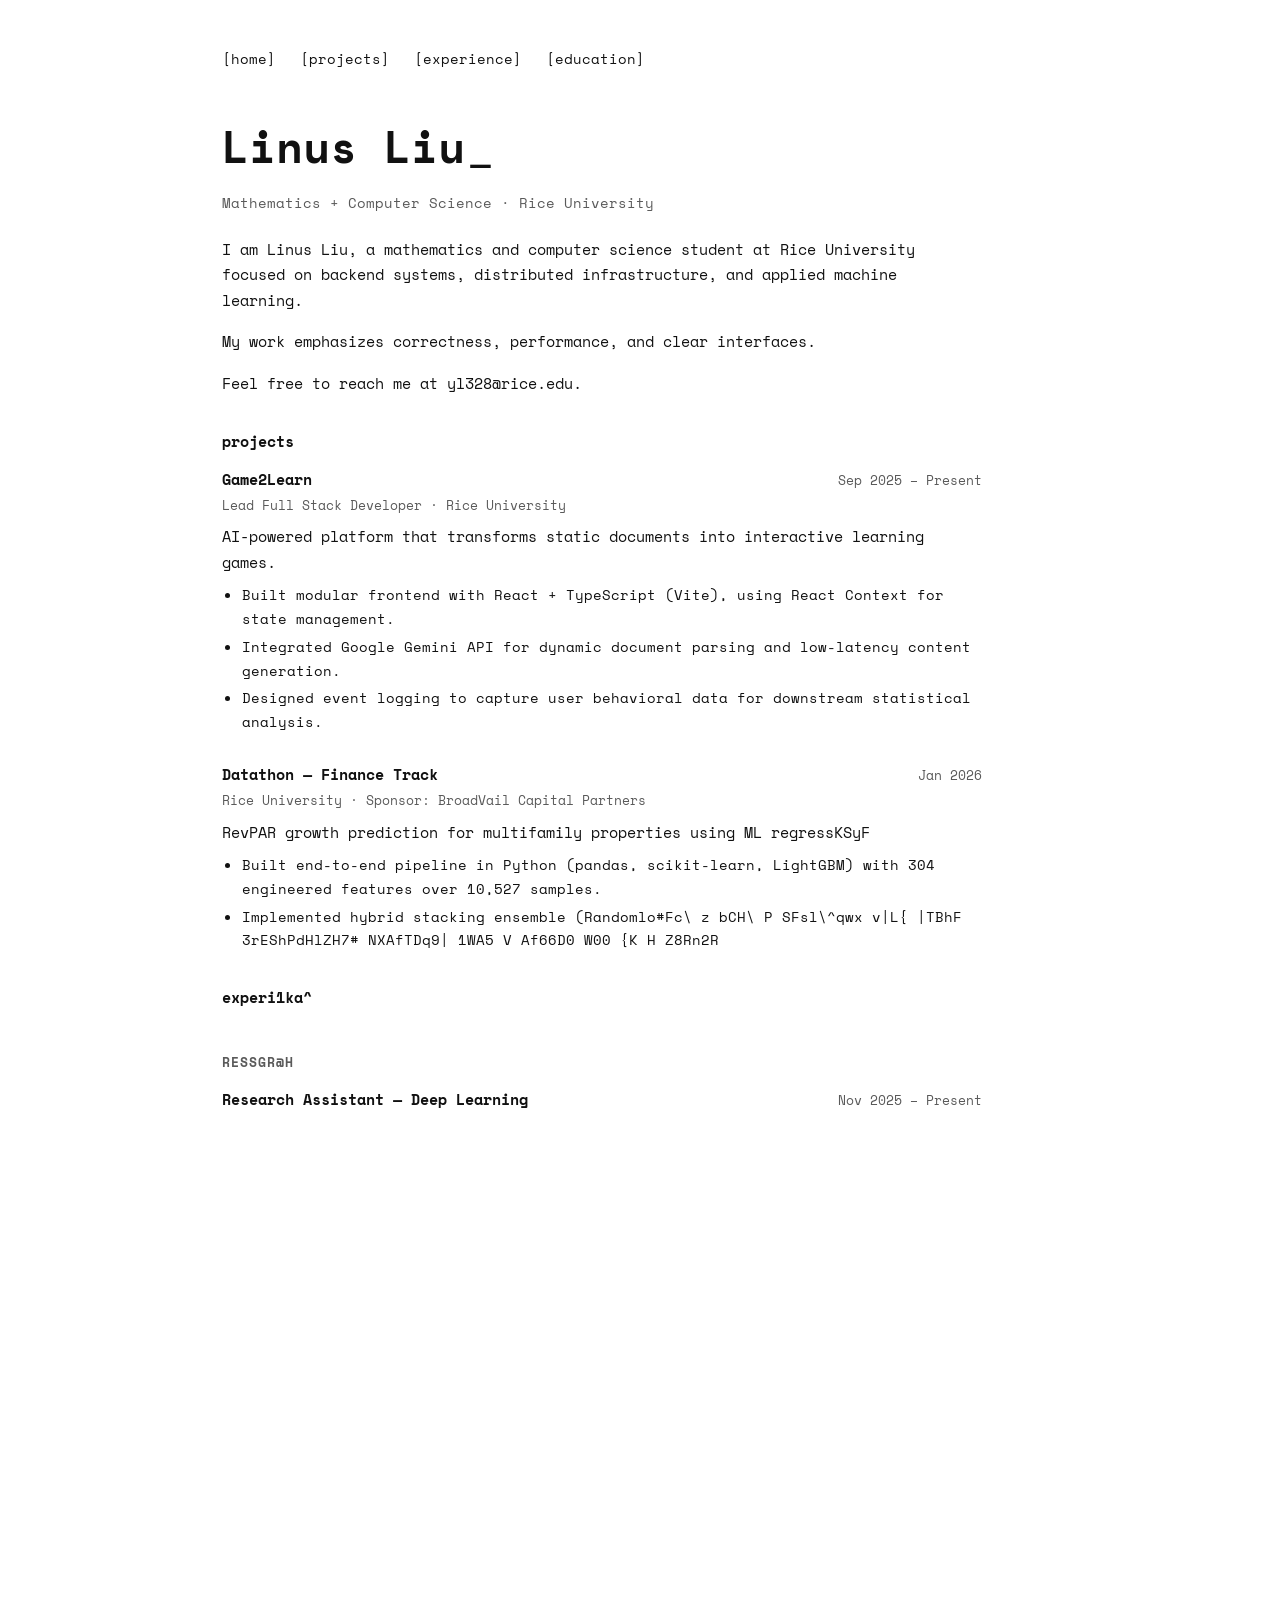
<file: index.html>
<!doctype html>
<html lang="en">
  <head>
    <meta charset="utf-8" />
    <meta name="viewport" content="width=device-width, initial-scale=1" />
    <title>Linus Liu</title>
    <link rel="preconnect" href="https://fonts.googleapis.com" />
    <link rel="preconnect" href="https://fonts.gstatic.com" crossorigin />
    <link
      href="https://fonts.googleapis.com/css2?family=Space+Mono:wght@400;700&display=swap"
      rel="stylesheet"
    />
    <link rel="stylesheet" href="styles.css" />
  </head>
  <body>
    <div class="page">
      <header class="top">
        <nav class="nav">
          <a href="#home">[home]</a>
          <a href="#projects">[projects]</a>
          <a href="#experience">[experience]</a>
          <a href="#education">[education]</a>
        </nav>
      </header>

      <main id="home" class="content">
        <h1>Linus Liu</h1>
        <p class="subtitle">Mathematics + Computer Science · Rice University</p>

        <p>
          I am Linus Liu, a mathematics and computer science student at Rice
          University focused on backend systems, distributed infrastructure, and
          applied machine learning.
        </p>
        <p>
          My work emphasizes correctness, performance, and clear interfaces.
        </p>
        <p>
          Feel free to reach me at
          <a href="mailto:yl328@rice.edu">yl328@rice.edu</a>.
        </p>

        <section id="projects" class="section">
          <h2>Projects</h2>

          <div class="entry">
            <div class="entry-header">
              <span class="entry-title">Game2Learn</span>
              <span class="entry-date">Sep 2025 – Present</span>
            </div>
            <div class="entry-sub">Lead Full Stack Developer · Rice University</div>
            <p>AI-powered platform that transforms static documents into interactive learning games.</p>
            <ul>
              <li>Built modular frontend with React + TypeScript (Vite), using React Context for state management.</li>
              <li>Integrated Google Gemini API for dynamic document parsing and low-latency content generation.</li>
              <li>Designed event logging to capture user behavioral data for downstream statistical analysis.</li>
            </ul>
          </div>

          <div class="entry">
            <div class="entry-header">
              <span class="entry-title">Datathon — Finance Track</span>
              <span class="entry-date">Jan 2026</span>
            </div>
            <div class="entry-sub">Rice University · Sponsor: BroadVail Capital Partners</div>
            <p>RevPAR growth prediction for multifamily properties using ML regression.</p>
            <ul>
              <li>Built end-to-end pipeline in Python (pandas, scikit-learn, LightGBM) with 304 engineered features over 10,527 samples.</li>
              <li>Implemented hybrid stacking ensemble (RandomForest + GBDT + LightGBM) with Ridge meta-learner, achieving RMSE&nbsp;=&nbsp;0.0477 and R²&nbsp;=&nbsp;0.759.</li>
            </ul>
          </div>
        </section>

        <section id="experience" class="section">
          <h2>Experience</h2>

          <h3>research</h3>

          <div class="entry">
            <div class="entry-header">
              <span class="entry-title">Research Assistant — Deep Learning</span>
              <span class="entry-date">Nov 2025 – Present</span>
            </div>
            <div class="entry-sub">Rice University · Advisor: Prof. Momona Yamagami</div>
            <p>Biosignal gesture recognition using 88-channel EMG and IMU sensor data for VR/AR applications.</p>
            <ul>
              <li>Implemented hybrid 1D CNN + LSTM architecture in PyTorch, achieving 100% test accuracy.</li>
              <li>Engineered comparative Template Matching baseline using PCA and Euclidean distance metrics.</li>
            </ul>
          </div>

          <div class="entry">
            <div class="entry-header">
              <span class="entry-title">Research Assistant — Materials Science</span>
              <span class="entry-date">Dec 2021 – Nov 2022</span>
            </div>
            <div class="entry-sub">Beihang University · Advisor: Prof. Lin Guo (CAS Academician)</div>
            <p>Sodium-ion battery anode materials research.</p>
            <ul>
              <li>Introduced novel 2D amorphous iron sulfide-selenide nanosheets via constrained-region ion-exchange synthesis — first demonstration in literature.</li>
              <li>Achieved first-cycle specific capacity of 883.69 mAh/g with 80% retention over 70 cycles.</li>
            </ul>
          </div>

          <h3>work</h3>

          <div class="entry">
            <div class="entry-header">
              <span class="entry-title">Machine Learning Intern</span>
              <span class="entry-date">Apr 2025 – Aug 2025</span>
            </div>
            <div class="entry-sub">Lenovo Ltd., Beijing · HVAC Algorithm Control Group</div>
            <p>Training a Decision Pre-trained Transformer for multi-zone HVAC control.</p>
            <ul>
              <li>Implemented decision transformer policy mapping historical context to next-step actions under operational constraints.</li>
              <li>Leveraged JAX for accelerated training with containerized environments and reproducible experiment tracking.</li>
            </ul>
          </div>

          <p>
            <a href="LinusLiu-CV.pdf" class="mono-link">[cv]</a>
          </p>
        </section>
        <section id="education" class="section">
          <h2>Education</h2>

          <div class="entry">
            <div class="entry-header">
              <span class="entry-title">Rice University</span>
              <span class="entry-date">2024 – Present</span>
            </div>
          </div>

          <div class="entry">
            <div class="entry-header">
              <span class="entry-title">HS Affiliated to Renmin University of China</span>
              <span class="entry-date">2021 – 2024</span>
            </div>
          </div>
        </section>
      </main>

      <footer class="footer">
        <a href="https://www.linkedin.com/in/linus-liu-10293a324" target="_blank" rel="noreferrer">
          [linkedin]
        </a>
        <a href="https://github.com/user309dec" target="_blank" rel="noreferrer">[github]</a>
      </footer>
    </div>

    <script>
      document.addEventListener("DOMContentLoaded", () => {
        const GLYPHS =
          "ABCDEFGHIJKLMNOPQRSTUVWXYZabcdefghijklmnopqrstuvwxyz0123456789@#$%^&*<>{}[]|/\\";
        const TICK = 28;
        const DECODE_MS = 400;
        const GAP = 80;

        function textNodes(root) {
          const out = [];
          const w = document.createTreeWalker(root, NodeFilter.SHOW_TEXT);
          while (w.nextNode())
            if (w.currentNode.textContent.trim()) out.push(w.currentNode);
          return out;
        }

        function decode(el) {
          const nodes = textNodes(el);
          if (!nodes.length) return;
          const orig = nodes.map((n) => n.textContent);
          const total = orig.reduce(
            (s, t) => s + t.replace(/\s/g, "").length,
            0
          );
          if (!total) return;
          const perTick = Math.max(1, Math.ceil(total / (DECODE_MS / TICK)));
          let revealed = 0;

          const iv = setInterval(() => {
            revealed = Math.min(total, revealed + perTick);
            let count = 0;
            nodes.forEach((node, i) => {
              const src = orig[i];
              let r = "";
              for (let c = 0; c < src.length; c++) {
                if (/\s/.test(src[c])) {
                  r += src[c];
                } else {
                  count++;
                  r +=
                    count <= revealed
                      ? src[c]
                      : GLYPHS[(Math.random() * GLYPHS.length) | 0];
                }
              }
              node.textContent = r;
            });

            if (revealed >= total) {
              clearInterval(iv);
              nodes.forEach((n, i) => (n.textContent = orig[i]));
            }
          }, TICK);
        }

        // all text-bearing elements in DOM (visual) order
        const lines = document.querySelectorAll(
          ".top, .content > h1, .content > .subtitle, .content > p:not(.subtitle), " +
          ".section > h2, .section > h3, " +
          ".entry-header, .entry-sub, .entry > p, .entry > ul, " +
          "#experience > p:last-child, .footer"
        );

        lines.forEach((el) => el.classList.add("scramble-line"));

        const prefersReducedMotion = window.matchMedia(
          "(prefers-reduced-motion: reduce)"
        ).matches;

        lines.forEach((el, i) => {
          if (prefersReducedMotion) {
            el.classList.add("active");
          } else {
            setTimeout(() => {
              el.classList.add("active");
              decode(el);
            }, 180 + i * GAP);
          }
        });
      });
    </script>
  </body>
</html>
</file>
<file: styles.css>
:root {
  color-scheme: light;
  --ink: #111111;
  --muted: #5a5a5a;
  --bg: #ffffff;
  --link: #111111;
  --link-hover: #0b5fff;
}

* {
  box-sizing: border-box;
}

html {
  scroll-behavior: smooth;
}

body {
  margin: 0;
  font-family:
    "Space Mono", ui-monospace, SFMono-Regular, Menlo, Consolas,
    "Liberation Mono", monospace;
  color: var(--ink);
  background: var(--bg);
}

/* ── page layout ── */

.page {
  min-height: 100vh;
  max-width: 900px;
  margin: 0 auto;
  padding: 48px 32px 72px;
  display: flex;
  flex-direction: column;
  gap: 28px;
}

/* ── scramble decode reveal ── */

.scramble-line {
  opacity: 0;
  transform: translateY(10px);
  transition:
    opacity 0.18s ease,
    transform 0.3s ease;
}

.scramble-line.active {
  opacity: 1;
  transform: translateY(0);
}

/* ── typing cursor on name ── */

@keyframes blink {
  0%,
  100% {
    opacity: 1;
  }
  50% {
    opacity: 0;
  }
}

h1::after {
  content: "_";
  display: inline-block;
  margin-left: 2px;
  font-weight: 400;
  animation: blink 1s step-end infinite;
}

/* ── navigation ── */

.nav {
  display: flex;
  gap: 24px;
  font-size: 14px;
}

.nav a,
.footer a,
.content a {
  color: var(--link);
  text-decoration: none;
  border-bottom: 1px solid transparent;
  transition:
    color 0.2s ease,
    border-color 0.2s ease,
    letter-spacing 0.2s ease;
}

.nav a:hover,
.footer a:hover {
  color: var(--link-hover);
  border-color: var(--link-hover);
  letter-spacing: 0.06em;
}

.nav a:focus-visible,
.footer a:focus-visible {
  color: var(--link-hover);
  border-color: var(--link-hover);
  letter-spacing: 0.06em;
  outline: 2px solid var(--link-hover);
  outline-offset: 4px;
  border-radius: 2px;
}

.content a:hover {
  color: var(--link-hover);
  border-color: var(--link-hover);
}

.content a:focus-visible {
  color: var(--link-hover);
  border-color: var(--link-hover);
  outline: 2px solid var(--link-hover);
  outline-offset: 2px;
  border-radius: 2px;
}

/* ── content ── */

.content {
  max-width: 760px;
  line-height: 1.7;
}

h1 {
  font-size: clamp(32px, 5vw, 44px);
  margin: 12px 0 6px;
}

.subtitle {
  font-size: 14px;
  color: var(--muted);
  margin: 0 0 22px;
}

p {
  margin: 0 0 16px;
  font-size: 15px;
}

/* ── sections ── */

.section {
  margin-top: 32px;
}

h2 {
  font-size: 15px;
  margin: 0 0 12px;
  text-transform: lowercase;
  position: relative;
  display: inline-block;
}

/* animated underline on section headings */
h2::after {
  content: "";
  position: absolute;
  left: 0;
  bottom: -2px;
  width: 0;
  height: 1px;
  background: var(--ink);
  transition: width 0.4s ease;
}

.section:hover h2::after {
  width: 100%;
}

h3 {
  font-size: 13px;
  font-weight: 700;
  text-transform: uppercase;
  letter-spacing: 0.08em;
  color: var(--muted);
  margin: 28px 0 14px;
}

/* ── entry cards ── */

.entry {
  margin-bottom: 28px;
}

.entry-header {
  display: flex;
  justify-content: space-between;
  align-items: baseline;
  gap: 16px;
  flex-wrap: wrap;
}

.entry-title {
  font-weight: 700;
  font-size: 15px;
}

.entry-date {
  font-size: 13px;
  color: var(--muted);
  white-space: nowrap;
}

.entry-sub {
  font-size: 13px;
  color: var(--muted);
  margin: 2px 0 8px;
}

.entry > p {
  margin: 0 0 8px;
}

.entry ul {
  margin: 0;
  padding-left: 20px;
}

.entry li {
  font-size: 14px;
  margin-bottom: 4px;
  color: var(--ink);
}

.muted {
  color: var(--muted);
}

.mono-link {
  letter-spacing: 0.02em;
}

/* ── footer ── */

.footer {
  margin-top: auto;
  display: flex;
  justify-content: flex-end;
  gap: 18px;
  font-size: 14px;
}

/* ── responsive ── */

@media (max-width: 600px) {
  .page {
    padding: 32px 22px 56px;
  }

  .nav {
    flex-wrap: wrap;
    gap: 16px;
  }

  .footer {
    justify-content: flex-start;
  }
}

/* ── reduced motion ── */

@media (prefers-reduced-motion: reduce) {
  html {
    scroll-behavior: auto !important;
  }

  *,
  *::before,
  *::after {
    animation-duration: 0.01ms !important;
    animation-iteration-count: 1 !important;
    transition-duration: 0.01ms !important;
  }
}
</file>
